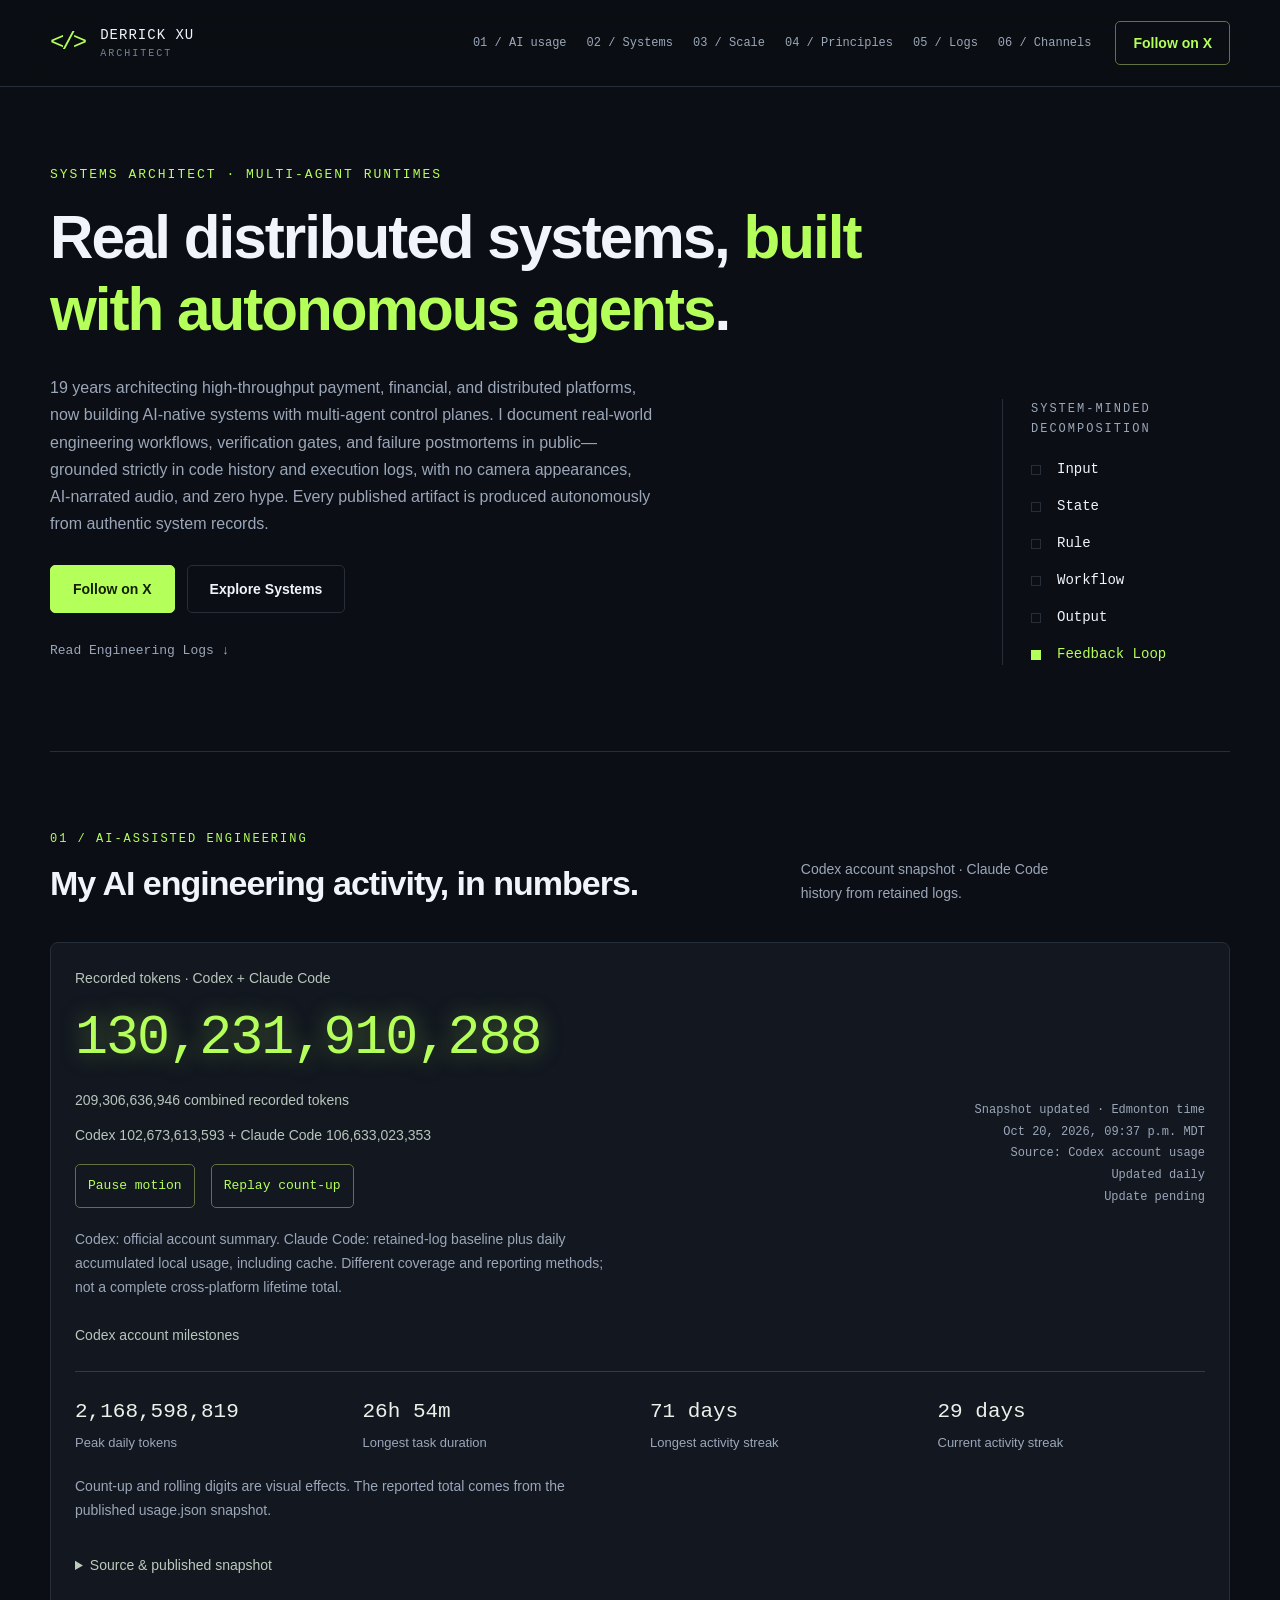
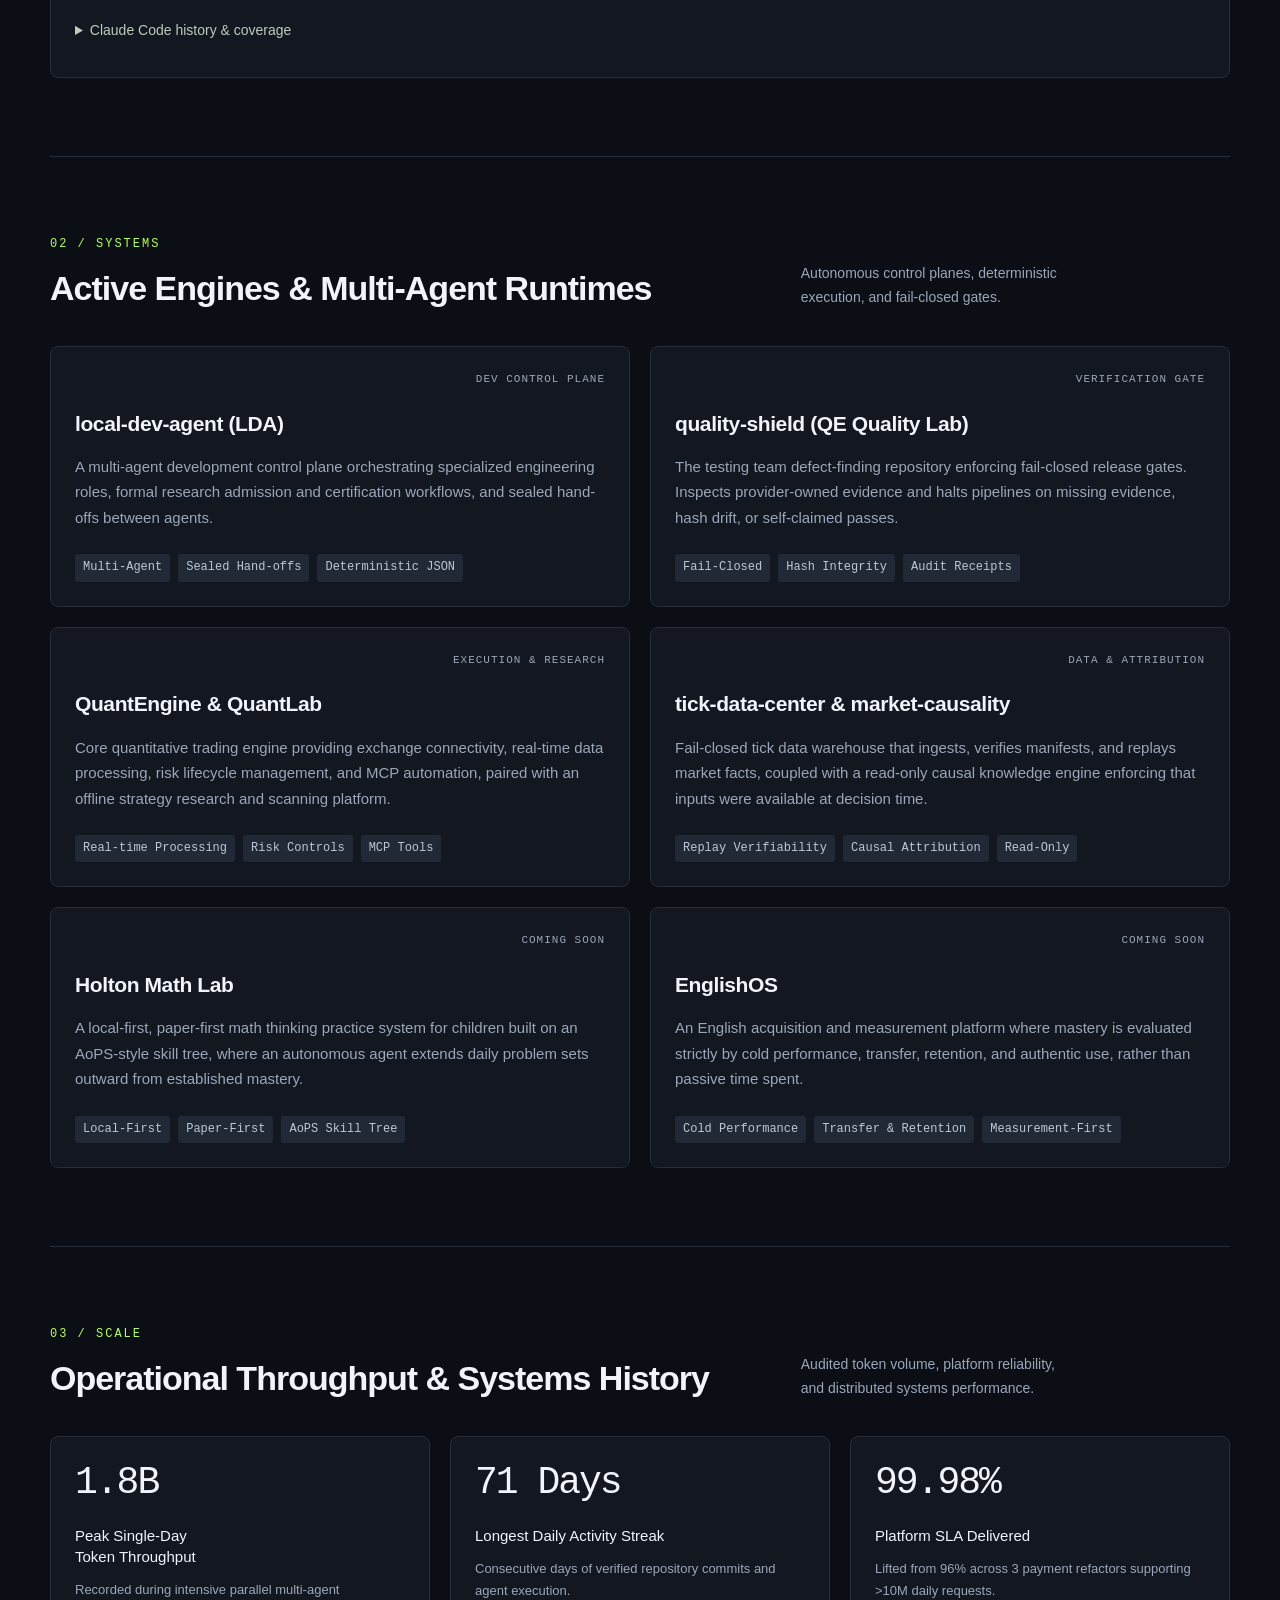
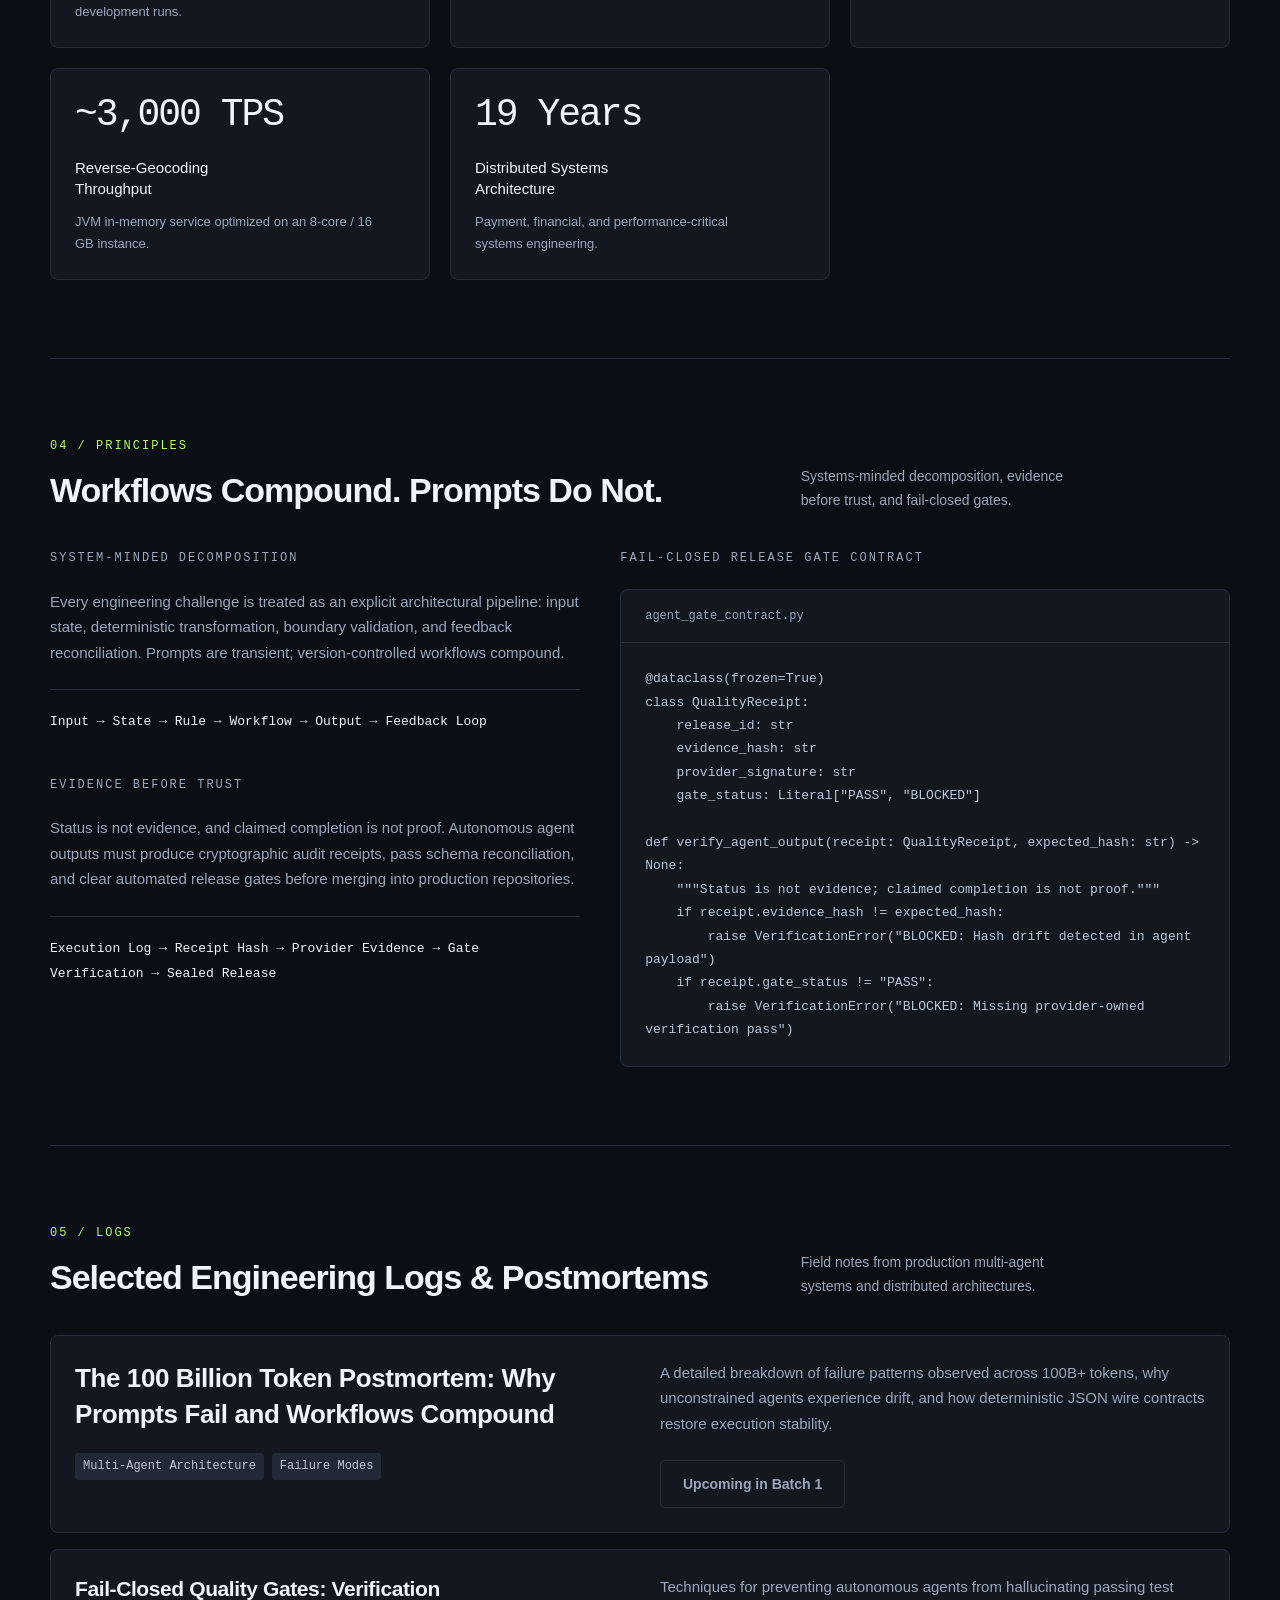
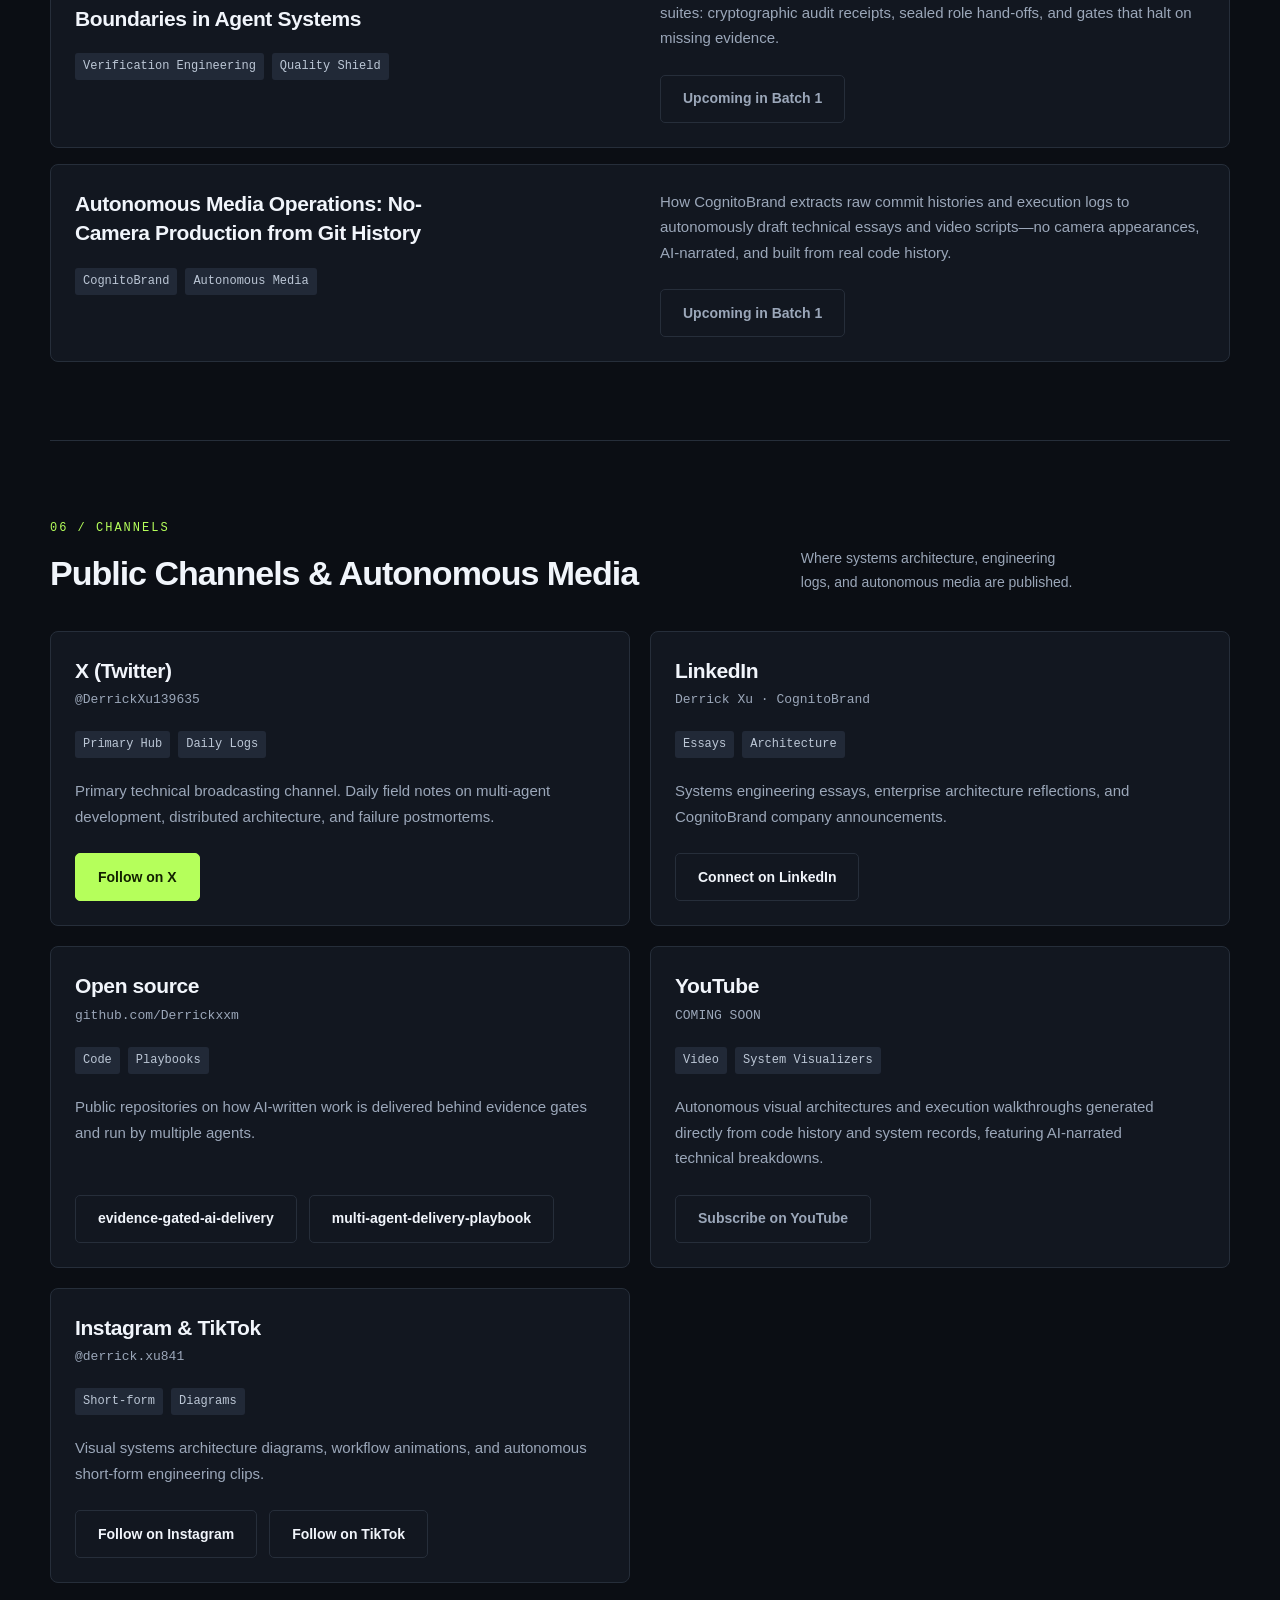
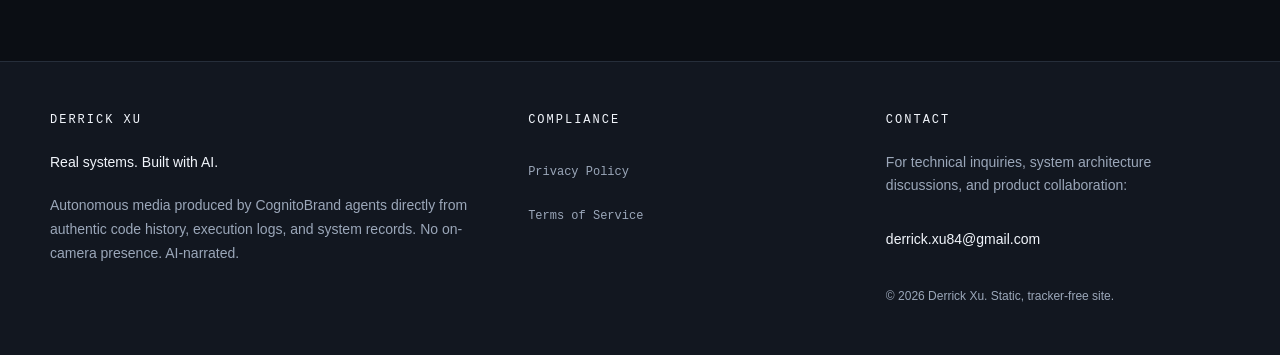
<file: index.html>
<!doctype html>
<html lang="en">
<head>
<meta charset="utf-8">
<meta name="viewport" content="width=device-width, initial-scale=1">
<meta name="color-scheme" content="dark">
<title>Derrick Xu — Real distributed systems, built with autonomous agents.</title>
<meta name="description" content="Real distributed systems, built with autonomous agents.">
<!-- {SITE_BASE_URL}: relative URLs preserve custom-domain and path-prefix portability. -->
<link rel="canonical" href="./">
<meta property="og:type" content="website">
<meta property="og:title" content="Derrick Xu — Real distributed systems, built with autonomous agents.">
<meta property="og:description" content="Real distributed systems, built with autonomous agents.">
<meta property="og:url" content="./">
<meta property="og:image" content="og.png">
<meta property="og:image:width" content="1200">
<meta property="og:image:height" content="630">
<meta property="og:image:alt" content="Derrick Xu — Real distributed systems, built with autonomous agents.">
<meta name="twitter:card" content="summary_large_image">
<meta name="twitter:title" content="Derrick Xu — Real distributed systems, built with autonomous agents.">
<meta name="twitter:description" content="Real distributed systems, built with autonomous agents.">
<meta name="twitter:image" content="og.png">
<meta name="twitter:image:alt" content="Derrick Xu — Real distributed systems, built with autonomous agents.">
<link rel="icon" href="favicon.svg" type="image/svg+xml">
<link rel="stylesheet" href="style.css">
</head>
<body>
<a class="skip-link" href="#main">Skip to content</a>
<header class="site-header">
<div class="wrap header-inner">
<a class="brand" href="index.html">
<span class="brand-mark" aria-hidden="true">&lt;/&gt;</span>
<span>DERRICK XU<small>ARCHITECT</small>
</span>
</a>
<nav class="desktop-nav" aria-label="Main">
<a href="#ai-usage">01 / AI usage</a>
<a href="#systems">02 / Systems</a>
<a href="#scale">03 / Scale</a>
<a href="#principles">04 / Principles</a>
<a href="#logs">05 / Logs</a>
<a href="#channels">06 / Channels</a>
</nav>
<a class="btn nav-action" href="https://x.com/DerrickXu139635" rel="noopener">Follow on X</a>
<details class="mobile-nav">
<summary>Menu</summary>
<nav aria-label="Main">
<a href="#ai-usage">01 / AI usage</a>
<a href="#systems">02 / Systems</a>
<a href="#scale">03 / Scale</a>
<a href="#principles">04 / Principles</a>
<a href="#logs">05 / Logs</a>
<a href="#channels">06 / Channels</a>
</nav>
</details>
</div>
</header>
<main id="main" class="wrap">
<section class="hero" aria-labelledby="hero-title">
<div class="hero-copy">
<p class="eyebrow">SYSTEMS ARCHITECT · MULTI-AGENT RUNTIMES</p>
<h1 id="hero-title">Real distributed systems, <span class="lime">built with autonomous agents</span>.</h1>
<p class="lead">19 years architecting high-throughput payment, financial, and distributed platforms, now building AI-native systems with multi-agent control planes. I document real-world engineering workflows, verification gates, and failure postmortems in public—grounded strictly in code history and execution logs, with no camera appearances, AI-narrated audio, and zero hype. Every published artifact is produced autonomously from authentic system records.</p>
<div class="actions">
<a class="btn primary" href="https://x.com/DerrickXu139635" rel="noopener">Follow on X</a>
<a class="btn" href="#systems">Explore Systems</a>
</div>
<a class="aux-link" href="#logs">Read Engineering Logs ↓</a>
</div>
<div class="hero-artifact" aria-hidden="true">
<p class="micro-label">SYSTEM-MINDED<br>DECOMPOSITION</p>
<div class="pipeline">
<span>Input</span>
<span>State</span>
<span>Rule</span>
<span>Workflow</span>
<span>Output</span>
<span>Feedback Loop</span>
</div>
</div>
</section>
<section class="content-section usage-section" id="ai-usage" aria-labelledby="usage-title">
<div class="section-head">
<div>
<p class="eyebrow">01 / AI-ASSISTED ENGINEERING</p>
<h2 id="usage-title">My AI engineering activity, in numbers.</h2>
</div>
<p class="section-note">Codex account snapshot · Claude Code history from retained logs.</p>
</div>
<div class="usage-panel">
<div class="usage-intro">
<div>
<div class="usage-label">Recorded tokens · Codex + Claude Code</div>
<div id="usage-total" class="usage-main">Loading…</div>
<div class="usage-label"><span id="usage-exact">Unavailable</span> combined recorded tokens</div>
<div class="usage-label usage-breakdown">Codex <span id="usage-codex">Unavailable</span> + Claude Code <span id="usage-claude">Unavailable</span>
</div>
<div class="usage-controls"><button id="usage-motion" type="button" aria-pressed="false" disabled>Pause motion</button><button id="usage-replay" type="button" disabled>Replay count-up</button>
</div>
</div>
<div class="usage-meta"><span>Snapshot updated · Edmonton time</span><time id="usage-updated">Unavailable</time><span>Source: Codex account usage</span><span>Updated daily</span><span id="usage-next">Unavailable</span>
</div>
</div>
<p class="usage-note">Codex: official account summary. Claude Code: retained-log baseline plus daily accumulated local usage, including cache. Different coverage and reporting methods; not a complete cross-platform lifetime total.</p>
<div class="usage-label usage-milestones">Codex account milestones</div>
<div class="usage-stats">
<div class="usage-stat"><strong id="usage-peak">Unavailable</strong><span>Peak daily tokens</span>
</div>
<div class="usage-stat"><strong id="usage-turn">Unavailable</strong><span>Longest task duration</span>
</div>
<div class="usage-stat"><strong id="usage-longest">Unavailable</strong><span>Longest activity streak</span>
</div>
<div class="usage-stat"><strong id="usage-streak">Unavailable</strong><span>Current activity streak</span>
</div>
</div>
<p class="usage-note">Count-up and rolling digits are visual effects. The reported total comes from the published usage.json snapshot.</p>
<p id="usage-status" class="usage-note" role="status">Loading the published account snapshot…</p>
<details class="scope-details">
<summary>Source &amp; published snapshot</summary>
<p>The Codex portion comes from the five account-wide aggregate fields in this site's usage.json, with its updated_at timestamp. These are an official account summary, not a sum of local thread totals. Usage measures activity, not software quality or a billing amount.</p>
<p>This static page reads usage.json once when loaded, including the accumulated Claude Code total. It displays the snapshot timestamp in America/Edmonton. Updated daily; this page does not check a live account or poll for updates.</p>
<p>The displayed fields are lifetime tokens, peak daily tokens, longest task duration, longest activity streak, and current activity streak. Conversation content, task names, account credentials, and session details are not displayed.</p>
<p><a href="usage.json" target="_blank" rel="noopener">View aggregate data</a></p>
</details>
<details class="scope-details">
<summary>Claude Code history & coverage</summary>
<p>Claude Code = retained-log history Jan 15–Apr 24, 2026 (fixed baseline) plus usage recorded since, accumulated daily from local logs (deduplicated; never decreases). The baseline contains 63,098 deduplicated usage records and 34,074,539 input + output tokens.</p>
<div class="history-table">
<table><caption>Claude Code fixed baseline tokens, including cache · UTC months</caption>
<thead>
<tr><th scope="col">Month</th><th scope="col">Tokens</th></tr></thead>
<tbody>
<tr><td>January 2026</td><td>58,199,361</td></tr>
<tr><td>February 2026</td><td>510,178,962</td></tr>
<tr><td>March 2026</td><td>2,981,307,936</td></tr>
<tr><td>April 2026</td><td>12,345,052,330</td></tr></tbody></table>
</div>
<p>Counted from retained Claude Code session logs on my MacBook, with streaming records deduplicated. January and April have partial date coverage. Missing months do not mean zero usage.</p>
<p>Codex uses an official account summary; Claude Code uses local historical logs. The combined figure adds these two reported counts; coverage and reporting methods differ. It is not a complete, standardized lifetime total across both platforms. Cache tokens dominate this history; these figures are not billing amounts.</p>
</details>
<noscript>
<p class="usage-note">Enable JavaScript to display the published Codex snapshot and combined total. The fixed Claude Code history remains available.</p></noscript>
</div>
</section>
<section id="systems" class="content-section" aria-labelledby="systems-title">
<div class="section-head">
<div>
<p class="eyebrow">02 / SYSTEMS</p>
<h2 id="systems-title">Active Engines &amp; Multi-Agent Runtimes</h2>
</div>
<p class="section-note">Autonomous control planes, deterministic execution, and fail-closed gates.</p>
</div>
<div class="systems-grid">
<article class="card system-card">
<p class="badge">DEV CONTROL PLANE</p>
<h3>local-dev-agent (LDA)</h3>
<p>A multi-agent development control plane orchestrating specialized engineering roles, formal research admission and certification workflows, and sealed hand-offs between agents.</p>
<div class="tags">
<span>Multi-Agent</span>
<span>Sealed Hand-offs</span>
<span>Deterministic JSON</span>
</div>
</article>
<article class="card system-card">
<p class="badge">VERIFICATION GATE</p>
<h3>quality-shield (QE Quality Lab)</h3>
<p>The testing team defect-finding repository enforcing fail-closed release gates. Inspects provider-owned evidence and halts pipelines on missing evidence, hash drift, or self-claimed passes.</p>
<div class="tags">
<span>Fail-Closed</span>
<span>Hash Integrity</span>
<span>Audit Receipts</span>
</div>
</article>
<article class="card system-card">
<p class="badge">EXECUTION &amp; RESEARCH</p>
<h3>QuantEngine &amp; QuantLab</h3>
<p>Core quantitative trading engine providing exchange connectivity, real-time data processing, risk lifecycle management, and MCP automation, paired with an offline strategy research and scanning platform.</p>
<div class="tags">
<span>Real-time Processing</span>
<span>Risk Controls</span>
<span>MCP Tools</span>
</div>
</article>
<article class="card system-card">
<p class="badge">DATA &amp; ATTRIBUTION</p>
<h3>tick-data-center &amp; market-causality</h3>
<p>Fail-closed tick data warehouse that ingests, verifies manifests, and replays market facts, coupled with a read-only causal knowledge engine enforcing that inputs were available at decision time.</p>
<div class="tags">
<span>Replay Verifiability</span>
<span>Causal Attribution</span>
<span>Read-Only</span>
</div>
</article>
<article class="card system-card">
<!-- {HOLTON_URL}: inactive until public release. -->
<p class="badge">COMING SOON</p>
<h3>Holton Math Lab</h3>
<p>A local-first, paper-first math thinking practice system for children built on an AoPS-style skill tree, where an autonomous agent extends daily problem sets outward from established mastery.</p>
<div class="tags">
<span>Local-First</span>
<span>Paper-First</span>
<span>AoPS Skill Tree</span>
</div>
</article>
<article class="card system-card">
<!-- {ENGLISHOS_URL}: inactive until public release. -->
<p class="badge">COMING SOON</p>
<h3>EnglishOS</h3>
<p>An English acquisition and measurement platform where mastery is evaluated strictly by cold performance, transfer, retention, and authentic use, rather than passive time spent.</p>
<div class="tags">
<span>Cold Performance</span>
<span>Transfer &amp; Retention</span>
<span>Measurement-First</span>
</div>
</article>
</div>
</section>
<section id="scale" class="content-section" aria-labelledby="scale-title">
<div class="section-head">
<div>
<p class="eyebrow">03 / SCALE</p>
<h2 id="scale-title">Operational Throughput &amp; Systems History</h2>
</div>
<p class="section-note">Audited token volume, platform reliability, and distributed systems performance.</p>
</div>
<div class="metrics-grid">
<article class="card metric">
<p class="metric-value">1.8B</p>
<h3>Peak Single-Day Token Throughput</h3>
<p class="scope">Recorded during intensive parallel multi-agent development runs.</p>
</article>
<article class="card metric">
<p class="metric-value">71 Days</p>
<h3>Longest Daily Activity Streak</h3>
<p class="scope">Consecutive days of verified repository commits and agent execution.</p>
</article>
<article class="card metric">
<p class="metric-value">99.98%</p>
<h3>Platform SLA Delivered</h3>
<p class="scope">Lifted from 96% across 3 payment refactors supporting &gt;10M daily requests.</p>
</article>
<article class="card metric">
<p class="metric-value">~3,000 TPS</p>
<h3>Reverse-Geocoding Throughput</h3>
<p class="scope">JVM in-memory service optimized on an 8-core / 16 GB instance.</p>
</article>
<article class="card metric">
<p class="metric-value">19 Years</p>
<h3>Distributed Systems Architecture</h3>
<p class="scope">Payment, financial, and performance-critical systems engineering.</p>
</article>
</div>
</section>
<section id="principles" class="content-section" aria-labelledby="principles-title">
<div class="section-head">
<div>
<p class="eyebrow">04 / PRINCIPLES</p>
<h2 id="principles-title">Workflows Compound. Prompts Do Not.</h2>
</div>
<p class="section-note">Systems-minded decomposition, evidence before trust, and fail-closed gates.</p>
</div>
<div class="principles-grid">
<div class="principle-notes">
<article>
<h3 class="micro-label">SYSTEM-MINDED DECOMPOSITION</h3>
<p>Every engineering challenge is treated as an explicit architectural pipeline: input state, deterministic transformation, boundary validation, and feedback reconciliation. Prompts are transient; version-controlled workflows compound.</p>
<p class="flow-line">Input → State → Rule → Workflow → Output → Feedback Loop</p>
</article>
<article>
<h3 class="micro-label">EVIDENCE BEFORE TRUST</h3>
<p>Status is not evidence, and claimed completion is not proof. Autonomous agent outputs must produce cryptographic audit receipts, pass schema reconciliation, and clear automated release gates before merging into production repositories.</p>
<p class="flow-line">Execution Log → Receipt Hash → Provider Evidence → Gate Verification → Sealed Release</p>
</article>
</div>
<div class="contract">
<h3 class="micro-label">FAIL-CLOSED RELEASE GATE CONTRACT</h3>
<figure class="code-panel">
<figcaption>agent_gate_contract.py</figcaption>
<pre tabindex="0" aria-label="Verification contract code">
<code>@dataclass(frozen=True)
class QualityReceipt:
    release_id: str
    evidence_hash: str
    provider_signature: str
    gate_status: Literal[&quot;PASS&quot;, &quot;BLOCKED&quot;]

def verify_agent_output(receipt: QualityReceipt, expected_hash: str) -&gt; None:
    &quot;&quot;&quot;Status is not evidence; claimed completion is not proof.&quot;&quot;&quot;
    if receipt.evidence_hash != expected_hash:
        raise VerificationError(&quot;BLOCKED: Hash drift detected in agent payload&quot;)
    if receipt.gate_status != &quot;PASS&quot;:
        raise VerificationError(&quot;BLOCKED: Missing provider-owned verification pass&quot;)</code>
</pre>
</figure>
</div>
</div>
</section>
<section id="logs" class="content-section" aria-labelledby="logs-title">
<div class="section-head">
<div>
<p class="eyebrow">05 / LOGS</p>
<h2 id="logs-title">Selected Engineering Logs &amp; Postmortems</h2>
</div>
<p class="section-note">Field notes from production multi-agent systems and distributed architectures.</p>
</div>
<div class="logs-list">
<article class="card log-card">
<div>
<h3>The 100 Billion Token Postmortem: Why Prompts Fail and Workflows Compound</h3>
<div class="tags">
<span>Multi-Agent Architecture</span>
<span>Failure Modes</span>
</div>
</div>
<div class="log-summary">
<p>A detailed breakdown of failure patterns observed across 100B+ tokens, why unconstrained agents experience drift, and how deterministic JSON wire contracts restore execution stability.</p>
<!-- {POST_1_URL}: inactive until the approved URL is available. -->
<span class="btn pending" role="link" aria-disabled="true">Upcoming in Batch 1</span>
</div>
</article>
<article class="card log-card">
<div>
<h3>Fail-Closed Quality Gates: Verification Boundaries in Agent Systems</h3>
<div class="tags">
<span>Verification Engineering</span>
<span>Quality Shield</span>
</div>
</div>
<div class="log-summary">
<p>Techniques for preventing autonomous agents from hallucinating passing test suites: cryptographic audit receipts, sealed role hand-offs, and gates that halt on missing evidence.</p>
<!-- {POST_2_URL}: inactive until the approved URL is available. -->
<span class="btn pending" role="link" aria-disabled="true">Upcoming in Batch 1</span>
</div>
</article>
<article class="card log-card">
<div>
<h3>Autonomous Media Operations: No-Camera Production from Git History</h3>
<div class="tags">
<span>CognitoBrand</span>
<span>Autonomous Media</span>
</div>
</div>
<div class="log-summary">
<p>How CognitoBrand extracts raw commit histories and execution logs to autonomously draft technical essays and video scripts—no camera appearances, AI-narrated, and built from real code history.</p>
<!-- {POST_3_URL}: inactive until the approved URL is available. -->
<span class="btn pending" role="link" aria-disabled="true">Upcoming in Batch 1</span>
</div>
</article>
</div>
</section>
<section id="channels" class="content-section" aria-labelledby="channels-title">
<div class="section-head">
<div>
<p class="eyebrow">06 / CHANNELS</p>
<h2 id="channels-title">Public Channels &amp; Autonomous Media</h2>
</div>
<p class="section-note">Where systems architecture, engineering logs, and autonomous media are published.</p>
</div>
<div class="channels-grid">
<article class="card channel-card">
<h3>X (Twitter)</h3>
<p class="handle">@DerrickXu139635</p>
<div class="tags">
<span>Primary Hub</span>
<span>Daily Logs</span>
</div>
<p>Primary technical broadcasting channel. Daily field notes on multi-agent development, distributed architecture, and failure postmortems.</p>
<div class="actions">
<a class="btn primary" href="https://x.com/DerrickXu139635" rel="noopener">Follow on X</a>
</div>
</article>
<article class="card channel-card">
<h3>LinkedIn</h3>
<p class="handle">Derrick Xu · CognitoBrand</p>
<div class="tags">
<span>Essays</span>
<span>Architecture</span>
</div>
<p>Systems engineering essays, enterprise architecture reflections, and CognitoBrand company announcements.</p>
<div class="actions">
<a class="btn" href="https://www.linkedin.com/in/derrick-xu84" rel="noopener">Connect on LinkedIn</a>
</div>
</article>
<article class="card channel-card">
<h3>Open source</h3>
<p class="handle">github.com/Derrickxxm</p>
<div class="tags">
<span>Code</span>
<span>Playbooks</span>
</div>
<p>Public repositories on how AI-written work is delivered behind evidence gates and run by multiple agents.</p>
<div class="actions">
<a class="btn" href="https://github.com/Derrickxxm/evidence-gated-ai-delivery" rel="noopener">evidence-gated-ai-delivery</a>
<a class="btn" href="https://github.com/Derrickxxm/multi-agent-delivery-playbook" rel="noopener">multi-agent-delivery-playbook</a>
</div>
</article>
<article class="card channel-card">
<!-- {YOUTUBE_HANDLE} and {YOUTUBE_URL}: unknown; coming soon. -->
<h3>YouTube</h3>
<p class="handle">COMING SOON</p>
<div class="tags">
<span>Video</span>
<span>System Visualizers</span>
</div>
<p>Autonomous visual architectures and execution walkthroughs generated directly from code history and system records, featuring AI-narrated technical breakdowns.</p>
<div class="actions">
<!-- {YOUTUBE_URL}: inactive until the approved URL is available. -->
<span class="btn pending" role="link" aria-disabled="true">Subscribe on YouTube</span>
</div>
</article>
<article class="card channel-card">
<!-- {TIKTOK_HANDLE} and {TIKTOK_URL}: unknown; coming soon. -->
<h3>Instagram &amp; TikTok</h3>
<p class="handle">@derrick.xu841</p>
<div class="tags">
<span>Short-form</span>
<span>Diagrams</span>
</div>
<p>Visual systems architecture diagrams, workflow animations, and autonomous short-form engineering clips.</p>
<div class="actions">
<a class="btn" href="https://www.instagram.com/derrick.xu841/" rel="noopener">Follow on Instagram</a>
<a class="btn" href="https://www.tiktok.com/@derrickxuai" rel="noopener">Follow on TikTok</a>
</div>
</article>
</div>
</section>
</main>
<footer class="site-footer">
<div class="wrap footer-grid">
<div>
<p class="footer-heading">DERRICK XU</p>
<p class="footer-tagline">Real systems. Built with AI.</p>
<p>Autonomous media produced by CognitoBrand agents directly from authentic code history, execution logs, and system records. No on-camera presence. AI-narrated.</p>
</div>
<div>
<p class="footer-heading">COMPLIANCE</p>
<nav aria-label="Compliance">
<a href="privacy.html">Privacy Policy</a>
<a href="terms.html">Terms of Service</a>
</nav>
</div>
<div>
<p class="footer-heading">CONTACT</p>
<p>For technical inquiries, system architecture discussions, and product collaboration:</p>
<a class="contact-link" href="mailto:derrick.xu84@gmail.com">derrick.xu84@gmail.com</a>
<p class="copyright">© 2026 Derrick Xu. Static, tracker-free site.</p>
</div>
</div>
</footer>
<script>
document.querySelector('.mobile-nav').addEventListener('click', event => {
  if (event.target.closest('a')) event.currentTarget.open = false;
});
(() => {
  const $ = id => document.getElementById(id), display = $('usage-total');
  const format = new Intl.NumberFormat('en-CA');
  const dateFormat = new Intl.DateTimeFormat('en-CA', { timeZone: 'America/Edmonton', year: 'numeric', month: 'short', day: 'numeric', hour: '2-digit', minute: '2-digit', timeZoneName: 'short' });
  const reduced = matchMedia('(prefers-reduced-motion: reduce)');
  let motionEnabled = !reduced.matches, shown = 0, target = null, frame = 0, visible = false, entered = false;
  function paint(value) {
    shown = Math.round(value);
    display.dataset.count = format.format(shown);
    display.innerHTML = Array.from(format.format(shown), (digit, i) => digit === ',' ? '<span aria-hidden="true">,</span>' : '<span class="token-digit" aria-hidden="true" style="--digit-index:' + i + '"><span class="token-reel"><span class="token-glyph">' + digit + '</span><span class="token-glyph">' + digit + '</span></span></span>').join('');
  }
  function stop() {
    cancelAnimationFrame(frame);
    display.classList.remove('is-counting', 'is-updated', 'is-rolling');
    if (target !== null) paint(target);
  }
  function controls() {
    $('usage-motion').disabled = $('usage-replay').disabled = target === null || reduced.matches;
    $('usage-motion').textContent = reduced.matches ? 'Motion disabled' : motionEnabled ? 'Pause motion' : 'Play motion';
    $('usage-motion').setAttribute('aria-pressed', String(motionEnabled));
  }
  function roll() {
    if (!motionEnabled || reduced.matches || document.hidden || !visible || target === null) return;
    display.classList.remove('is-rolling');
    void display.offsetWidth;
    display.classList.add('is-rolling');
  }
  function animate() {
    stop();
    if (!motionEnabled || reduced.matches || document.hidden) return;
    paint(0);
    const start = performance.now();
    display.classList.add('is-counting');
    function tick(now) {
      const progress = Math.min(1, (now - start) / 4500);
      paint(target * (1 - Math.pow(1 - progress, 3)));
      if (progress < 1) frame = requestAnimationFrame(tick);
      else { display.classList.remove('is-counting'); display.classList.add('is-updated'); roll(); }
    }
    frame = requestAnimationFrame(tick);
  }
  if ('IntersectionObserver' in window) {
    new IntersectionObserver(entries => {
      visible = entries.some(entry => entry.isIntersecting);
      if (visible && target !== null && !entered) { entered = true; animate(); }
    }).observe(display);
  } else visible = true;
  $('usage-motion').addEventListener('click', () => {
    if (reduced.matches) return;
    motionEnabled = !motionEnabled;
    controls();
    if (motionEnabled) roll(); else stop();
  });
  $('usage-replay').addEventListener('click', () => { if (target !== null) animate(); });
  reduced.addEventListener('change', () => { motionEnabled = !reduced.matches; stop(); controls(); });
  document.addEventListener('visibilitychange', () => { if (document.hidden) stop(); });
  window.addEventListener('pageshow', event => { if (event.persisted) stop(); });
  controls();
  async function loadUsage() {
    try {
      const response = await fetch('usage.json', { cache: 'no-store' }); // daily snapshot: bypass the 10-minute Pages cache
      if (!response.ok) throw Error('Snapshot unavailable');
      const data = await response.json(), s = data.summary;
      const fields = ['lifetimeTokens', 'peakDailyTokens', 'longestRunningTurnSec', 'longestStreakDays', 'currentStreakDays'];
      if (!s || !fields.every(key => Number.isSafeInteger(s[key]) && s[key] >= 0) || typeof data.updated_at !== 'string' || !Number.isFinite(Date.parse(data.updated_at))) throw Error('Invalid snapshot');
      const claude = data.claude_code?.total_tokens, nextUpdate = Date.parse(data.next_update_at);
      if (!Number.isSafeInteger(claude) || claude < 0 || typeof data.next_update_at !== 'string' || !Number.isFinite(nextUpdate)) throw Error('Invalid Claude total or schedule');
      const combined = s.lifetimeTokens + claude;
      if (!Number.isSafeInteger(combined)) throw Error('Combined total out of range');
      // Validate and format everything before publishing any snapshot values.
      const updated = dateFormat.format(new Date(data.updated_at));
      const mins = Math.round(s.longestRunningTurnSec / 60);
      $('usage-exact').textContent = format.format(combined);
      $('usage-codex').textContent = format.format(s.lifetimeTokens);
      $('usage-claude').textContent = format.format(claude);
      $('usage-peak').textContent = format.format(s.peakDailyTokens);
      $('usage-turn').textContent = Math.floor(mins / 60) + 'h ' + mins % 60 + 'm';
      $('usage-longest').textContent = s.longestStreakDays + ' days';
      $('usage-streak').textContent = s.currentStreakDays + ' days';
      $('usage-updated').textContent = updated;
      $('usage-updated').dateTime = data.updated_at;
      target = combined;
      display.title = format.format(target) + ' recorded tokens';
      display.setAttribute('role', 'img');
      display.setAttribute('aria-label', format.format(target) + ' combined recorded tokens');
      paint(target);
      controls();
      const countdown = () => {
        const remaining = nextUpdate - Date.now(), minutes = Math.ceil(remaining / 60000);
        $('usage-next').textContent = remaining <= 0 ? 'Update pending' : 'Next update in ' + Math.floor(minutes / 60) + 'h ' + minutes % 60 + 'm';
      };
      countdown();
      setInterval(countdown, 30000);
      $('usage-status').textContent = '';
      if (visible && !entered) { entered = true; animate(); }
    } catch {
      display.textContent = 'Unavailable';
      $('usage-status').textContent = 'The published usage.json snapshot could not be loaded or validated. Codex statistics, the Claude Code total, and the combined total are unavailable; the fixed Claude Code baseline remains below.';
    }
  }
  loadUsage();
})();
</script>
</body>
</html>
</file>
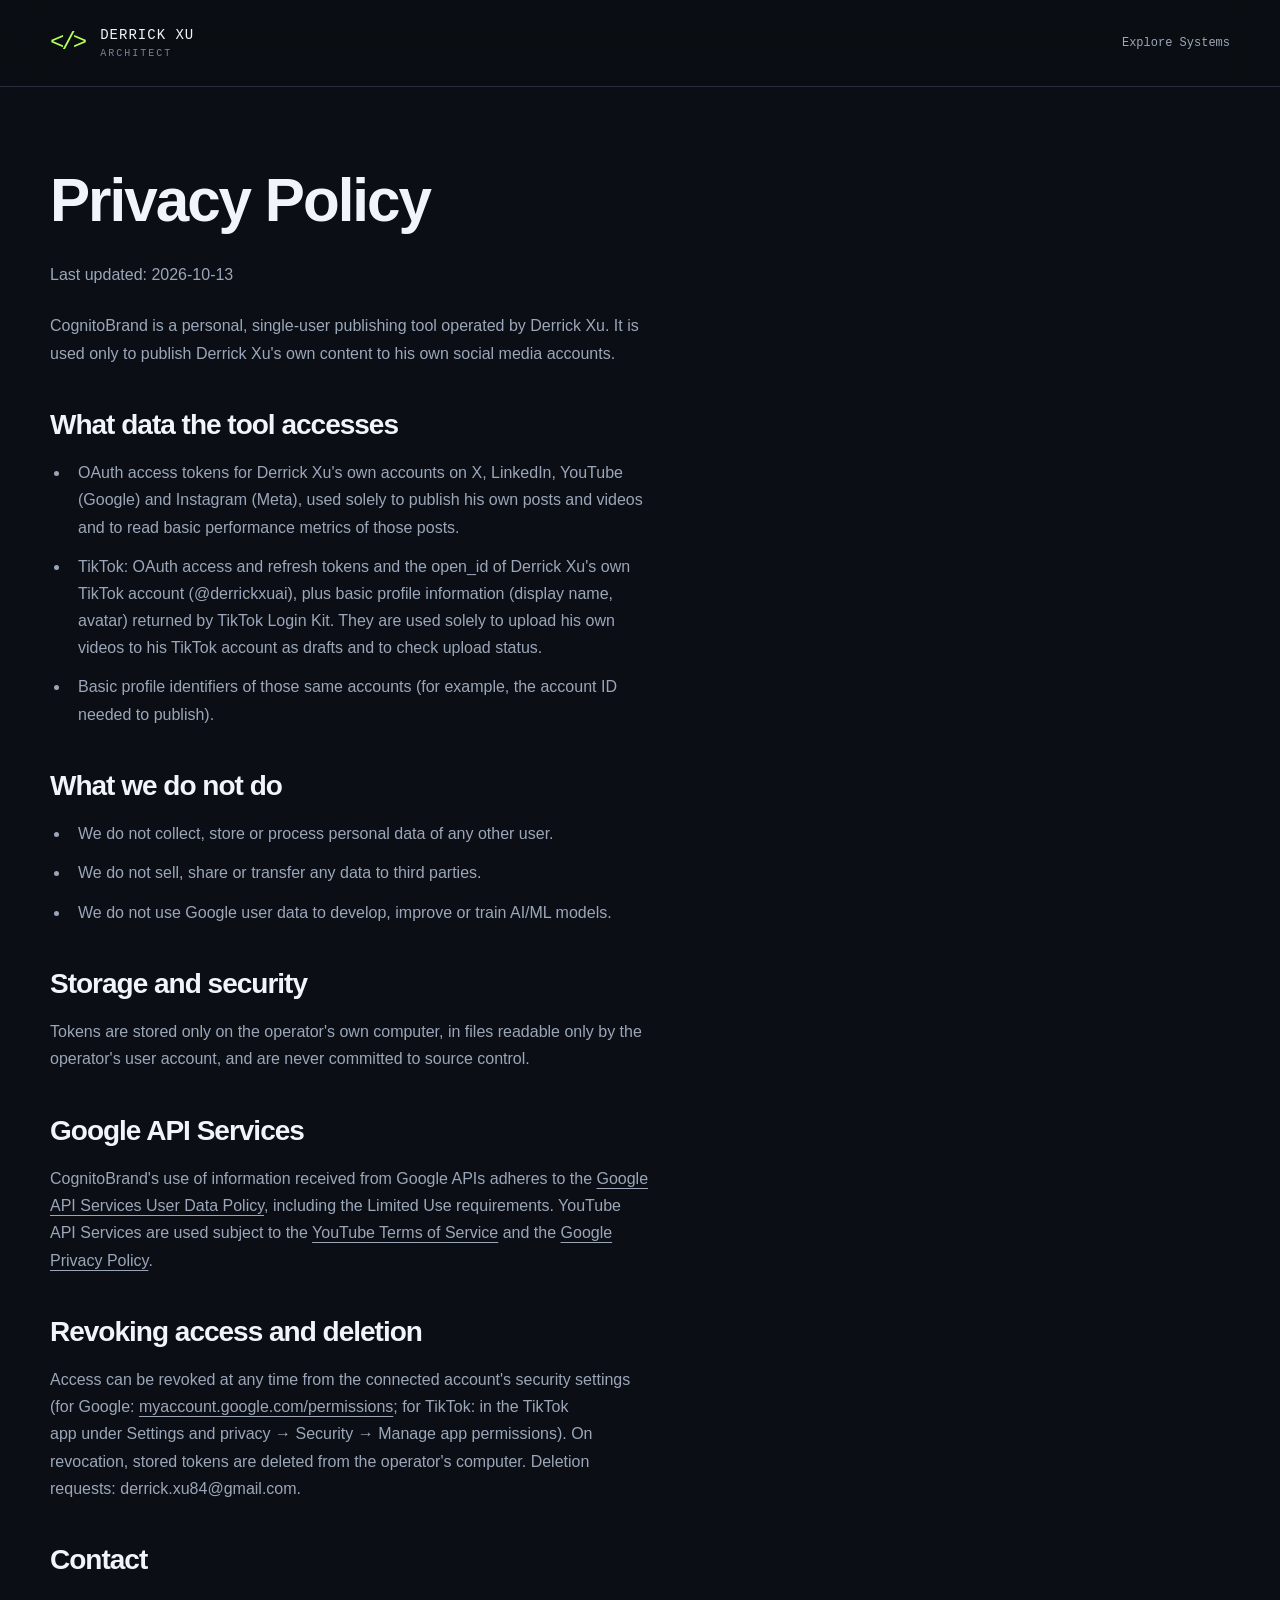
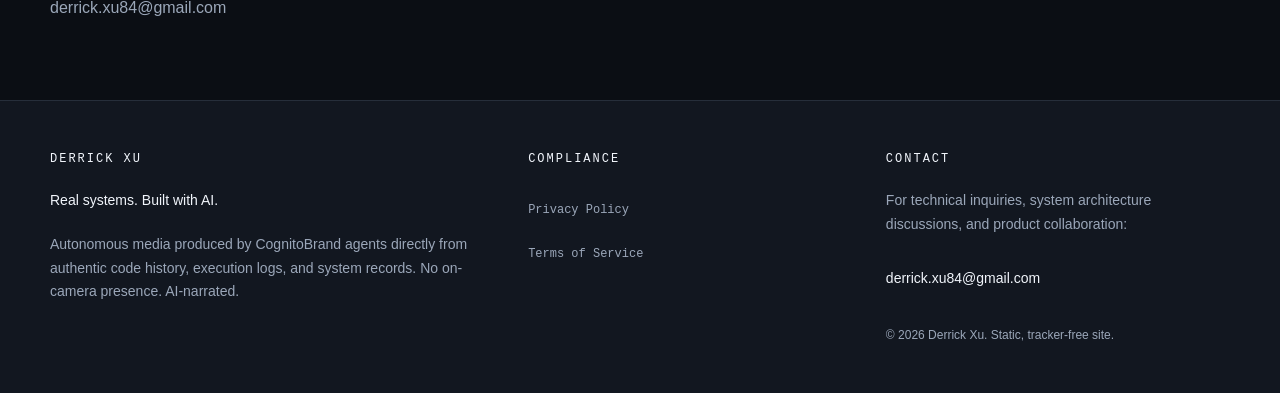
<file: privacy.html>
<!doctype html>
<html lang="en">
<head>
<meta charset="utf-8">
<meta name="viewport" content="width=device-width, initial-scale=1">
<meta name="color-scheme" content="dark">
<title>Privacy Policy — CognitoBrand</title>
<meta name="description" content="Privacy Policy">
<!-- {SITE_BASE_URL}: relative URLs preserve custom-domain and path-prefix portability. -->
<link rel="canonical" href="privacy.html">
<meta property="og:type" content="website">
<meta property="og:title" content="Privacy Policy — CognitoBrand">
<meta property="og:description" content="Privacy Policy">
<meta property="og:url" content="privacy.html">
<meta property="og:image" content="og.png">
<meta property="og:image:width" content="1200">
<meta property="og:image:height" content="630">
<meta property="og:image:alt" content="Derrick Xu — Real distributed systems, built with autonomous agents.">
<meta name="twitter:card" content="summary_large_image">
<meta name="twitter:title" content="Privacy Policy — CognitoBrand">
<meta name="twitter:description" content="Privacy Policy">
<meta name="twitter:image" content="og.png">
<meta name="twitter:image:alt" content="Derrick Xu — Real distributed systems, built with autonomous agents.">
<link rel="icon" href="favicon.svg" type="image/svg+xml">
<link rel="stylesheet" href="style.css">
</head>
<body>
<a class="skip-link" href="#main">Skip to content</a>
<header class="site-header">
<div class="wrap header-inner">
<a class="brand" href="index.html">
<span class="brand-mark" aria-hidden="true">&lt;/&gt;</span>
<span>DERRICK XU<small>ARCHITECT</small>
</span>
</a>
<nav class="legal-nav" aria-label="Main">
<a href="index.html#systems">Explore Systems</a>
</nav>
</div>
</header>
<main id="main" class="wrap legal-main" aria-labelledby="legal-title">
<article class="legal-copy">
<h1 id="legal-title">Privacy Policy</h1>
<p>Last updated: 2026-10-13</p>
<p>CognitoBrand is a personal, single-user publishing tool operated by Derrick Xu. It is used only to publish Derrick Xu's own content to his own social media accounts.</p>
<section>
<h2>What data the tool accesses</h2>
<ul>
<li>OAuth access tokens for Derrick Xu's own accounts on X, LinkedIn, YouTube (Google) and Instagram (Meta), used solely to publish his own posts and videos and to read basic performance metrics of those posts.</li>
<li>TikTok: OAuth access and refresh tokens and the open_id of Derrick Xu's own TikTok account (@derrickxuai), plus basic profile information (display name, avatar) returned by TikTok Login Kit. They are used solely to upload his own videos to his TikTok account as drafts and to check upload status.</li>
<li>Basic profile identifiers of those same accounts (for example, the account ID needed to publish).</li>
</ul>
</section>
<section>
<h2>What we do not do</h2>
<ul>
<li>We do not collect, store or process personal data of any other user.</li>
<li>We do not sell, share or transfer any data to third parties.</li>
<li>We do not use Google user data to develop, improve or train AI/ML models.</li>
</ul>
</section>
<section>
<h2>Storage and security</h2>
<p>Tokens are stored only on the operator's own computer, in files readable only by the operator's user account, and are never committed to source control.</p>
</section>
<section>
<h2>Google API Services</h2>
<p>CognitoBrand's use of information received from Google APIs adheres to the <a href="https://developers.google.com/terms/api-services-user-data-policy" rel="noopener">Google API Services User Data Policy</a>, including the Limited Use requirements. YouTube API Services are used subject to the <a href="https://www.youtube.com/t/terms" rel="noopener">YouTube Terms of Service</a> and the <a href="https://policies.google.com/privacy" rel="noopener">Google Privacy Policy</a>.</p>
</section>
<section>
<h2>Revoking access and deletion</h2>
<p>Access can be revoked at any time from the connected account's security settings (for Google: <a href="https://myaccount.google.com/permissions" rel="noopener">myaccount.google.com/permissions</a>; for TikTok: in the TikTok app under Settings and privacy → Security → Manage app permissions). On revocation, stored tokens are deleted from the operator's computer. Deletion requests: derrick.xu84@gmail.com.</p>
</section>
<section>
<h2>Contact</h2>
<p>derrick.xu84@gmail.com</p>
</section>
</article>
</main>
<footer class="site-footer">
<div class="wrap footer-grid">
<div>
<p class="footer-heading">DERRICK XU</p>
<p class="footer-tagline">Real systems. Built with AI.</p>
<p>Autonomous media produced by CognitoBrand agents directly from authentic code history, execution logs, and system records. No on-camera presence. AI-narrated.</p>
</div>
<div>
<p class="footer-heading">COMPLIANCE</p>
<nav aria-label="Compliance">
<a href="privacy.html">Privacy Policy</a>
<a href="terms.html">Terms of Service</a>
</nav>
</div>
<div>
<p class="footer-heading">CONTACT</p>
<p>For technical inquiries, system architecture discussions, and product collaboration:</p>
<a class="contact-link" href="mailto:derrick.xu84@gmail.com">derrick.xu84@gmail.com</a>
<p class="copyright">© 2026 Derrick Xu. Static, tracker-free site.</p>
</div>
</div>
</footer>
</body>
</html>
</file>
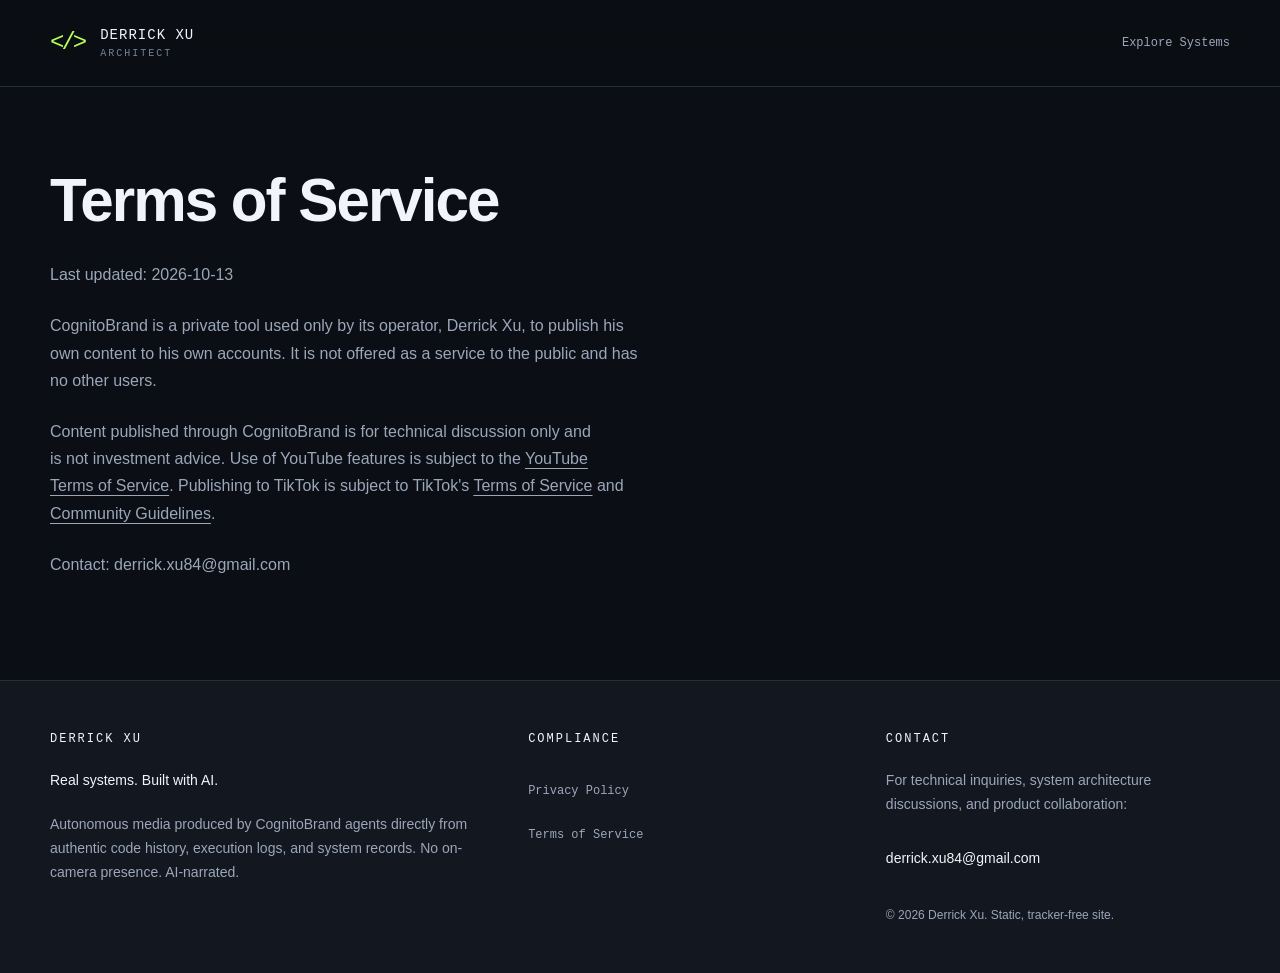
<file: terms.html>
<!doctype html>
<html lang="en">
<head>
<meta charset="utf-8">
<meta name="viewport" content="width=device-width, initial-scale=1">
<meta name="color-scheme" content="dark">
<title>Terms of Service — CognitoBrand</title>
<meta name="description" content="Terms of Service">
<!-- {SITE_BASE_URL}: relative URLs preserve custom-domain and path-prefix portability. -->
<link rel="canonical" href="terms.html">
<meta property="og:type" content="website">
<meta property="og:title" content="Terms of Service — CognitoBrand">
<meta property="og:description" content="Terms of Service">
<meta property="og:url" content="terms.html">
<meta property="og:image" content="og.png">
<meta property="og:image:width" content="1200">
<meta property="og:image:height" content="630">
<meta property="og:image:alt" content="Derrick Xu — Real distributed systems, built with autonomous agents.">
<meta name="twitter:card" content="summary_large_image">
<meta name="twitter:title" content="Terms of Service — CognitoBrand">
<meta name="twitter:description" content="Terms of Service">
<meta name="twitter:image" content="og.png">
<meta name="twitter:image:alt" content="Derrick Xu — Real distributed systems, built with autonomous agents.">
<link rel="icon" href="favicon.svg" type="image/svg+xml">
<link rel="stylesheet" href="style.css">
</head>
<body>
<a class="skip-link" href="#main">Skip to content</a>
<header class="site-header">
<div class="wrap header-inner">
<a class="brand" href="index.html">
<span class="brand-mark" aria-hidden="true">&lt;/&gt;</span>
<span>DERRICK XU<small>ARCHITECT</small>
</span>
</a>
<nav class="legal-nav" aria-label="Main">
<a href="index.html#systems">Explore Systems</a>
</nav>
</div>
</header>
<main id="main" class="wrap legal-main" aria-labelledby="legal-title">
<article class="legal-copy">
<h1 id="legal-title">Terms of Service</h1>
<p>Last updated: 2026-10-13</p>
<p>CognitoBrand is a private tool used only by its operator, Derrick Xu, to publish his own content to his own accounts. It is not offered as a service to the public and has no other users.</p>
<p>Content published through CognitoBrand is for technical discussion only and is not investment advice. Use of YouTube features is subject to the <a href="https://www.youtube.com/t/terms" rel="noopener">YouTube Terms of Service</a>. Publishing to TikTok is subject to TikTok's <a href="https://www.tiktok.com/legal/page/us/terms-of-service/en" rel="noopener">Terms of Service</a> and <a href="https://www.tiktok.com/community-guidelines" rel="noopener">Community Guidelines</a>.</p>
<p>Contact: derrick.xu84@gmail.com</p>
</article>
</main>
<footer class="site-footer">
<div class="wrap footer-grid">
<div>
<p class="footer-heading">DERRICK XU</p>
<p class="footer-tagline">Real systems. Built with AI.</p>
<p>Autonomous media produced by CognitoBrand agents directly from authentic code history, execution logs, and system records. No on-camera presence. AI-narrated.</p>
</div>
<div>
<p class="footer-heading">COMPLIANCE</p>
<nav aria-label="Compliance">
<a href="privacy.html">Privacy Policy</a>
<a href="terms.html">Terms of Service</a>
</nav>
</div>
<div>
<p class="footer-heading">CONTACT</p>
<p>For technical inquiries, system architecture discussions, and product collaboration:</p>
<a class="contact-link" href="mailto:derrick.xu84@gmail.com">derrick.xu84@gmail.com</a>
<p class="copyright">© 2026 Derrick Xu. Static, tracker-free site.</p>
</div>
</div>
</footer>
</body>
</html>
</file>
<file: style.css>
:root {
  color-scheme: dark;
  --bg: #0B0E14;
  --panel: #121720;
  --panel-2: #1C2532;
  --line: #262E3A;
  --text: #F1F5FB;
  --muted: #9BA7B9;
  --dim: #748299;
  --lime: #B5FF5B;
  --lime-ink: #122000;
  --lime-line: #607340;
  --mono: ui-monospace, monospace;
  --anchor-offset: calc(110px + env(safe-area-inset-top));
}
* { box-sizing: border-box; }
html { background: var(--bg); scroll-padding-top: var(--anchor-offset); }
body { margin: 0; background: var(--bg); color: var(--text); font-family: -apple-system, BlinkMacSystemFont, "Segoe UI", "PingFang SC", sans-serif; font-size: 16px; line-height: 1.7; font-variant-numeric: tabular-nums; }
a { color: inherit; text-decoration: none; }
a:hover { color: var(--lime); }
button, summary, a { -webkit-tap-highlight-color: transparent; }
:focus-visible { outline: 2px solid var(--lime); outline-offset: 2px; }
h1, h2, h3 { margin: 0; text-wrap: balance; }
h1 { font-size: clamp(40px, 4.7vw, 65px); line-height: 1.2; letter-spacing: -2px; font-weight: 650; }
h2 { font-size: 34px; line-height: 1.3; letter-spacing: -1px; font-weight: 600; }
h3 { font-size: 21px; line-height: 1.4; letter-spacing: -.4px; font-weight: 600; }
p { max-width: 68ch; margin: 0 0 20px; color: var(--muted); text-wrap: pretty; }
p:last-child { margin-bottom: 0; }
.lime { color: var(--lime); }
.wrap { width: min(1180px, calc(100% - 64px)); margin-inline: auto; }
section[id], main[id] { scroll-margin-top: var(--anchor-offset); }
.skip-link { position: fixed; top: 12px; left: 12px; z-index: 20; padding: 12px 20px; background: var(--lime); color: var(--lime-ink); transform: translateY(-180%); }
.skip-link:focus { transform: translateY(0); color: var(--lime-ink); }
.site-header { position: sticky; top: 0; z-index: 10; padding-top: env(safe-area-inset-top); background: #0B0E14ED; border-bottom: 1px solid var(--line); backdrop-filter: blur(18px); }
.header-inner { min-height: 86px; display: flex; align-items: center; gap: 24px; }
.brand { display: flex; align-items: center; flex-shrink: 0; gap: 12px; min-height: 44px; font: 14px/1.5 var(--mono); letter-spacing: 1px; }
.brand-mark { color: var(--lime); font-size: 24px; letter-spacing: -3px; padding-right: 4px; }
.brand small { display: block; color: var(--dim); font-size: 10px; letter-spacing: 2px; }
.desktop-nav { display: flex; align-items: center; justify-content: center; gap: 20px; margin-left: auto; }
.desktop-nav a, .legal-nav a { display: inline-flex; align-items: center; min-height: 44px; font: 12px/1.5 var(--mono); color: var(--muted); white-space: nowrap; }
.desktop-nav a:hover, .legal-nav a:hover { color: var(--lime); }
.btn { display: inline-flex; justify-content: center; align-items: center; min-height: 48px; padding: 12px 22px; border: 1px solid var(--line); border-radius: 5px; color: var(--text); font-size: 14px; font-weight: 600; line-height: 1.5; text-align: center; transition: transform 160ms ease-out, opacity 160ms ease-out; }
a.btn:hover { transform: translateY(-2px); border-color: var(--lime-line); }
.btn.primary { border-color: var(--lime); background: var(--lime); color: var(--lime-ink); }
.btn.primary:hover { color: var(--lime-ink); }
.nav-action { flex-shrink: 0; min-height: 44px; padding: 9px 17px; border-color: var(--lime-line); color: var(--lime); }
.mobile-nav { display: none; }
.legal-nav { margin-left: auto; }
.hero { display: grid; grid-template-columns: minmax(0, 1fr) 228px; align-items: end; gap: 64px; padding: 78px 0; }
.hero-copy { min-width: 0; }
.eyebrow { margin-bottom: 16px; color: var(--lime); font: 12px/1.6 var(--mono); letter-spacing: 2px; }
.hero .eyebrow { font-size: 13px; }
.hero h1 { max-width: none; margin-bottom: 28px; }
.lead { max-width: 68ch; margin-bottom: 28px; }
.actions { display: flex; flex-wrap: wrap; align-items: center; gap: 12px; }
.aux-link { display: inline-flex; align-items: center; min-height: 44px; margin-top: 16px; color: var(--muted); font: 13px/1.7 var(--mono); }
.hero-artifact { margin-bottom: 8px; padding-left: 28px; border-left: 1px solid var(--line); }
.micro-label { margin-bottom: 20px; color: var(--muted); font: 12px/1.7 var(--mono); letter-spacing: 2px; }
.pipeline { display: flex; flex-direction: column; gap: 16px; font: 14px/1.5 var(--mono); }
.pipeline span { display: flex; align-items: center; gap: 16px; }
.pipeline span::before { content: ""; width: 8px; height: 8px; border: 1px solid var(--line); }
.pipeline span:last-child { color: var(--lime); }
.pipeline span:last-child::before { background: var(--lime); border-color: var(--lime); }
.content-section { padding: 78px 0; border-top: 1px solid var(--line); }
.section-head { display: grid; grid-template-columns: minmax(0, 1.6fr) minmax(0, 1fr); gap: 64px; align-items: end; margin-bottom: 36px; }
.section-head .eyebrow { margin-bottom: 12px; }
.section-note { max-width: 36ch; margin-bottom: 0; font-size: 14px; }
.systems-grid, .channels-grid { display: grid; grid-template-columns: repeat(2, minmax(0, 1fr)); gap: 20px; }
.card { min-width: 0; padding: 24px; border: 1px solid var(--line); border-radius: 8px; background: var(--panel); }
.system-card { display: flex; flex-direction: column; }
.card h3 { margin-bottom: 16px; }
.card p { font-size: 15px; }
.card .badge { align-self: flex-end; margin-bottom: 20px; color: var(--muted); font: 11px/1.6 var(--mono); letter-spacing: 1px; }
.tags { display: flex; flex-wrap: wrap; gap: 8px; }
.tags span { padding: 4px 8px; border-radius: 3px; background: #212937; color: #BCC7D6; font: 12px/1.6 var(--mono); }
.system-card .tags { margin-top: auto; padding-top: 4px; }
.metrics-grid { display: grid; grid-template-columns: repeat(3, minmax(0, 1fr)); gap: 20px; }
.metric .metric-value { margin-bottom: 20px; color: var(--text); font: 38px/1.15 var(--mono); letter-spacing: -2px; }
.metric h3 { max-width: 24ch; margin-bottom: 12px; color: var(--text); font-size: 15px; font-weight: 500; letter-spacing: 0; }
.metric .scope { font-size: 13px; line-height: 1.7; }
.principles-grid { display: grid; grid-template-columns: minmax(0, 1fr) minmax(0, 1.15fr); gap: 40px; }
.principle-notes article + article { margin-top: 40px; }
.principle-notes p { font-size: 15px; }
.principle-notes .flow-line { margin-top: 24px; padding-top: 20px; border-top: 1px solid var(--line); color: var(--text); font: 13px/1.9 var(--mono); }
.code-panel { margin: 0; border: 1px solid var(--line); border-radius: 8px; background: var(--panel); }
.code-panel figcaption { padding: 16px 24px; border-bottom: 1px solid var(--line); color: var(--muted); font: 12px/1.7 var(--mono); }
pre { margin: 0; padding: 24px; color: #BCC7D6; font: 13px/1.8 var(--mono); white-space: pre-wrap; overflow-wrap: anywhere; }
code { font: inherit; }
.logs-list { display: grid; gap: 16px; }
.log-card { display: grid; grid-template-columns: minmax(0, 1fr) minmax(0, 1fr); align-items: start; gap: 40px; }
.log-card:first-child h3 { font-size: 26px; }
.log-card .tags { margin-top: 20px; }
.log-summary p { margin-bottom: 24px; }
.pending { color: var(--muted); cursor: default; }
.channel-card { display: flex; flex-direction: column; }
.channel-card h3 { margin-bottom: 4px; }
.channel-card .handle { margin-bottom: 20px; font: 13px/1.7 var(--mono); overflow-wrap: anywhere; }
.channel-card .tags { margin-bottom: 20px; }
.channel-card .actions { margin-top: auto; padding-top: 4px; }
.site-footer { padding: 48px 0 calc(48px + env(safe-area-inset-bottom)); border-top: 1px solid var(--line); background: var(--panel); }
.footer-grid { display: grid; grid-template-columns: minmax(0, 1.25fr) minmax(0, .9fr) minmax(0, 1fr); gap: 48px; font-size: 14px; }
.footer-heading { margin-bottom: 20px; color: var(--text); font: 12px/1.7 var(--mono); letter-spacing: 2px; }
.footer-tagline { color: var(--text); }
.site-footer nav { display: flex; flex-direction: column; align-items: flex-start; }
.site-footer nav a { display: inline-flex; align-items: center; min-height: 44px; color: var(--muted); font: 12px/1.6 var(--mono); }
.site-footer a:hover { color: var(--lime); }
.contact-link { display: inline-flex; align-items: center; min-height: 44px; color: var(--text); overflow-wrap: anywhere; }
.copyright { margin-top: 24px; font-size: 12px; }
.legal-main { padding: 78px 0; min-height: 55vh; }
.legal-copy { max-width: 68ch; }
.legal-copy h1 { margin-bottom: 24px; }
.legal-copy > p { margin-bottom: 24px; }
.legal-copy section { margin-top: 40px; }
.legal-copy h2 { margin-bottom: 16px; font-size: 28px; }
.legal-copy li { max-width: 68ch; margin-bottom: 12px; padding-left: 8px; color: var(--muted); text-wrap: pretty; }
.legal-copy ul { padding-left: 20px; }
.legal-copy p a { text-decoration: underline; text-underline-offset: 4px; overflow-wrap: anywhere; }
.legal-copy a { display: inline; }
/* AI activity: preserve the original counter, reels, milestones and history. */
.usage-panel { padding: 24px; border: 1px solid var(--line); border-radius: 8px; background: var(--panel); }
.usage-intro { display: flex; justify-content: space-between; align-items: end; flex-wrap: wrap; gap: 32px; }
.usage-intro > div:first-child { min-width: 0; max-width: 100%; }
.usage-main { position: relative; width: fit-content; margin: 16px 0; color: var(--lime); font: clamp(24px, 4.3vw, 56px)/1.2 var(--mono); letter-spacing: -2px; white-space: nowrap; }
.usage-main::after { content: attr(data-count); position: absolute; inset: 0; color: transparent; text-shadow: 0 0 24px #B5FF5B66; opacity: 0; pointer-events: none; }
.usage-main.is-counting::after { opacity: 1; }
.usage-main.is-updated::after { animation: usage-glow .8s ease-out; }
@keyframes usage-glow { from { opacity: 1; } to { opacity: 0; } }
.token-digit { display: inline-block; height: 1.2em; overflow: hidden; vertical-align: bottom; }
.token-reel { display: block; }
.token-glyph { display: block; height: 1.2em; line-height: 1.2; }
.usage-main.is-rolling .token-reel { animation: token-roll 1.35s cubic-bezier(.2,.7,.25,1) both; animation-delay: calc(var(--digit-index) * 70ms); }
@keyframes token-roll { from { transform: translateY(0); } to { transform: translateY(-50%); } }
.usage-label { color: #B8C6BB; font-size: 14px; }
.usage-breakdown { margin-top: 12px; }
.usage-milestones { margin-top: 24px; }
.usage-meta { color: var(--muted); text-align: right; font: 12px/1.8 var(--mono); }
.usage-meta span, .usage-meta time { display: block; }
.usage-controls { display: flex; align-items: center; flex-wrap: wrap; gap: 16px; margin-top: 16px; }
.usage-controls button { min-height: 44px; padding: 8px 12px; border: 1px solid var(--lime-line); border-radius: 5px; background: transparent; color: var(--lime); font: 13px/1.5 var(--mono); cursor: pointer; }
.usage-controls button:disabled { color: var(--muted); border-color: var(--line); cursor: default; }
.usage-stats { display: grid; grid-template-columns: repeat(4, minmax(0, 1fr)); gap: 20px; margin-top: 24px; padding-top: 24px; border-top: 1px solid #314037; }
.usage-stat strong { display: block; color: #E9F2E9; font: 21px/1.5 var(--mono); }
.usage-stat span { color: var(--muted); font-size: 13px; }
.usage-note { margin: 20px 0 0; color: var(--muted); font-size: 14px; }
.usage-note:empty { display: none; }
.scope-details { margin-top: 20px; color: var(--muted); font-size: 14px; }
.scope-details summary { min-height: 44px; padding-block: 12px; color: #BCCBBB; cursor: pointer; line-height: 1.5; }
.scope-details p { margin-top: 16px; }
.scope-details a { display: inline-flex; align-items: center; min-height: 44px; color: var(--lime); }
.history-table { margin-top: 20px; overflow-x: auto; }
.history-table table { width: 100%; border-collapse: collapse; text-align: left; font-size: 14px; }
.history-table caption { margin-bottom: 12px; text-align: left; color: var(--muted); }
.history-table th, .history-table td { padding: 12px 0; border-bottom: 1px solid var(--line); }
.history-table th:last-child, .history-table td:last-child { text-align: right; font-family: var(--mono); }
@media (max-width: 1100px) {
  .header-inner { gap: 16px; }
  .desktop-nav { gap: 12px; }
  .desktop-nav a { font-size: 11px; }
  .brand { font-size: 12px; gap: 8px; }
  .brand-mark { font-size: 20px; }
}
@media (max-width: 950px) {
  .header-inner { gap: 12px; }
  .brand-mark { display: none; }
  .desktop-nav { gap: 8px; }
  .nav-action { padding-inline: 12px; font-size: 12px; }
  .hero { grid-template-columns: minmax(0, 1fr); }
  .hero h1 { max-width: 24ch; }
  .hero-artifact { display: none; }
  .section-head { gap: 32px; }
  .metrics-grid { grid-template-columns: repeat(2, minmax(0, 1fr)); }
  .principles-grid { grid-template-columns: minmax(0, 1fr); }
  .principle-notes { display: grid; grid-template-columns: repeat(2, minmax(0, 1fr)); gap: 24px; }
  .principle-notes article + article { margin-top: 0; }
  .footer-grid { grid-template-columns: repeat(2, minmax(0, 1fr)); gap: 32px; }
  .footer-grid > div:first-child { grid-column: 1 / -1; }
}
@media (min-width: 651px) and (max-width: 740px) {
  .desktop-nav { gap: 6px; }
  .desktop-nav a { font-size: 10px; }
  .nav-action { padding-inline: 8px; }
  .header-inner { gap: 8px; }
}
@media (max-width: 950px) {
  .desktop-nav, .nav-action { display: none; }
  .header-inner { justify-content: space-between; }
  .mobile-nav { display: block; }
  .mobile-nav summary { display: flex; align-items: center; justify-content: center; min-height: 44px; padding: 8px 12px; border: 1px solid var(--line); border-radius: 5px; color: var(--muted); font: 12px/1.5 var(--mono); cursor: pointer; list-style: none; }
  .mobile-nav summary::-webkit-details-marker { display: none; }
  .mobile-nav[open] summary { color: var(--lime); border-color: var(--lime-line); }
  .mobile-nav nav { position: absolute; left: 32px; right: 32px; top: 100%; z-index: 20; display: flex; flex-direction: column; padding: 12px 20px; border: 1px solid var(--line); border-radius: 0 0 8px 8px; background: var(--panel); }
  .mobile-nav nav a { display: flex; align-items: center; min-height: 48px; font: 13px/1.5 var(--mono); }
  .usage-stats { grid-template-columns: repeat(2, minmax(0, 1fr)); }
}
@media (max-width: 650px) {
  :root { --anchor-offset: calc(96px + env(safe-area-inset-top)); }
  .wrap { width: calc(100% - 36px); }
  .header-inner { min-height: 72px; gap: 12px; justify-content: space-between; }
  .brand { font-size: 13px; }
  .brand-mark { display: inline; }
  .mobile-nav nav { left: 18px; right: 18px; }
  .hero { gap: 0; }
  h1 { font-size: 43px; letter-spacing: -1px; }
  .hero h1 { max-width: 16ch; }
  .hero .eyebrow { font-size: 11px; letter-spacing: 1.5px; }
  h2 { font-size: 32px; }
  .section-head { grid-template-columns: minmax(0, 1fr); gap: 20px; margin-bottom: 28px; }
  .section-note { max-width: 42ch; }
  .systems-grid, .channels-grid, .principle-notes, .log-card { grid-template-columns: minmax(0, 1fr); }
  .card { padding: 20px; }
  .system-card h3 { overflow-wrap: anywhere; }
  .metrics-grid { gap: 12px; }
  .metric { padding: 20px; }
  .metric .metric-value { font-size: 26px; letter-spacing: -1px; }
  .metric:nth-child(n + 5) { grid-column: 1 / -1; }
  .metric h3 { font-size: 14px; }
  .metric .scope { font-size: 12px; }
  .principle-notes { gap: 36px; }
  .code-panel figcaption, pre { padding: 20px; }
  .log-card { gap: 24px; }
  .log-card:first-child h3 { font-size: 24px; }
  .footer-grid { grid-template-columns: minmax(0, 1fr); gap: 36px; }
  .footer-grid > div:first-child { grid-column: auto; }
  .legal-copy h1 { font-size: 40px; }
  .legal-copy h2 { font-size: 26px; }
  .legal-nav a { font-size: 11px; }
  .legal-copy p a { display: inline-block; min-height: 44px; padding-block: 8px; }
}
@media (max-width: 650px) {
  .usage-panel { padding: 20px; }
  .usage-intro { display: block; }
  .usage-main { font-size: clamp(19px, 5.9vw, 38px); letter-spacing: -1px; }
  .usage-meta { margin-top: 20px; text-align: left; }
  .usage-stats { gap: 20px 12px; }
  .usage-stat strong { font-size: 19px; }
}
@media (max-width: 370px) {
  .brand-mark { display: none; }
  .metrics-grid { grid-template-columns: minmax(0, 1fr); }
}
@media (prefers-reduced-motion: reduce) {
  *, *::before, *::after { animation: none !important; transition: none !important; scroll-behavior: auto !important; }
}
</file>
